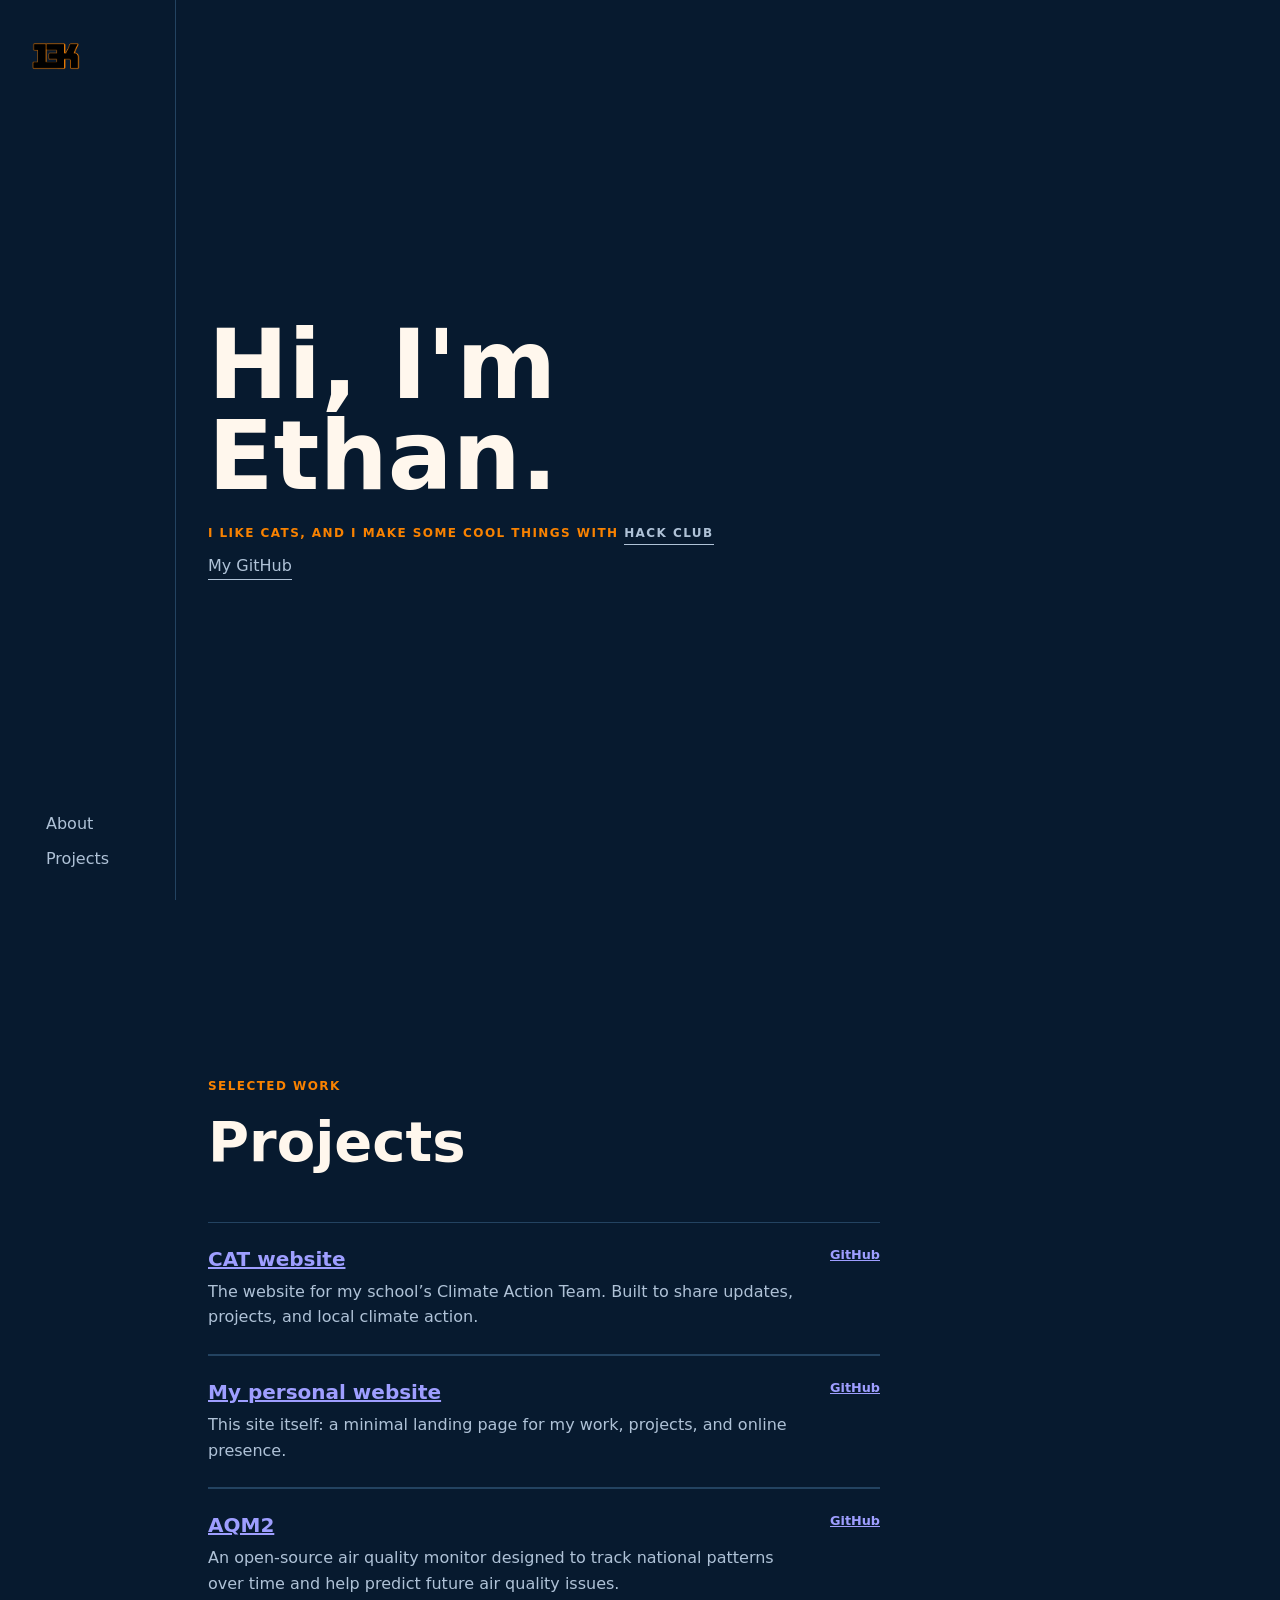
<file: index.html>
<!doctype html>
<html lang="en">
  <head>
    <meta charset="utf-8">
    <meta name="viewport" content="width=device-width, initial-scale=1">
    <meta name="description" content="Ethan K.'s personal website.">
    <title>HackerCat</title>
    <link rel="icon" href="ethanlogo.png" type="image/png">
    <link rel="stylesheet" href="styles.css">
  </head>
  <body>
    <aside class="sidebar" aria-label="Main navigation">
      <a class="logo" href="#about" aria-label="Ethan K. home">
        <img class="logo-mark" src="ethanlogo.png" alt="Ethan K. logo" />
      </a>
      <nav>
        <a href="#about">About</a>
        <a href="#projects">Projects</a>
      </nav>
    </aside>

    <main>
      <section id="about" class="section about" aria-labelledby="about-title">
        <h1 id="about-title">Hi, I'm Ethan.</h1>
        <p class="eyebrow">I like cats, and i make some cool things with <a class="text-link" href="https://hackclub.com">Hack CLub</a></p>
        <a class="text-link" href="https://github.com/EthanK511">My GitHub</a>
      </section>

      <section id="projects" class="section" aria-labelledby="projects-title">
        <p class="eyebrow">Selected work</p>
        <h2 id="projects-title">Projects</h2>

        <article class="project">
          <div>
            <h3><a href="https://cateam.me" target="_blank" rel="noreferrer">CAT website</a></h3>
            <p>The website for my school’s Climate Action Team. Built to share updates, projects, and local climate action.</p>
          </div>
          <span class="project-status"><a href="https://github.com/EthanK511/cat-website" target="_blank" rel="noreferrer">GitHub</a></span>
        </article>

        <article class="project">
          <div>
            <h3><a href="https://e3nk.dev" target="_blank" rel="noreferrer">My personal website</a></h3>
            <p>This site itself: a minimal landing page for my work, projects, and online presence.</p>
          </div>
          <span class="project-status"><a href="https://github.com/EthanK511/EthanK511.github.io" target="_blank" rel="noreferrer">GitHub</a></span>
        </article>

        <article class="project">
          <div>
            <h3><a href="https://co2-cloud.web.app/" target="_blank" rel="noreferrer">AQM2</a></h3>
            <p>An open-source air quality monitor designed to track national patterns over time and help predict future air quality issues.</p>
          </div>
          <span class="project-status"><a href="https://github.com/EthanK511/aqm2" target="_blank" rel="noreferrer">GitHub</a></span>
        </article>
      </section>
    </main>
  </body>
</html>
</file>
<file: styles.css>
:root {
  color-scheme: dark;
  font-family: system-ui, sans-serif;
  --background: #071a2f;
  --text: #fff7ed;
  --muted: #afc2d7;
  --line: #234361;
  --accent: #f98200;
}

* {
  box-sizing: border-box;
}

html {
  scroll-behavior: smooth;
}

body {
  margin: 0;
  min-height: 100vh;
  background: var(--background);
  color: var(--text);
}

.sidebar {
  position: fixed;
  inset: 0 auto 0 0;
  width: 11rem;
  padding: 2rem;
  display: flex;
  flex-direction: column;
  justify-content: space-between;
  border-right: 1px solid var(--line);
  background: var(--background);
}

.logo {
  display: inline-flex;
  align-items: center;
  justify-content: center;
  width: 3rem;
  height: 3rem;
  text-decoration: none;
}

.logo-mark {
  display: block;
  width: 100%;
  height: 100%;
  object-fit: contain;
}

nav {
  display: grid;
  gap: 1rem;
}

nav a,
.text-link {
  color: var(--muted);
  text-decoration: none;
}

nav a {
  border-left: 2px solid transparent;
  padding-left: 0.75rem;
}

nav a:hover,
nav a:focus-visible,
.text-link:hover,
.text-link:focus-visible {
  color: var(--accent);
}

nav a:hover,
nav a:focus-visible {
  border-left-color: var(--accent);
}

main {
  width: min(48rem, calc(100% - 4rem));
  margin-left: 13rem;
}

.section {
  min-height: 100vh;
  padding: 8rem 0;
  display: flex;
  flex-direction: column;
  justify-content: center;
  scroll-margin-top: 2rem;
}

.about {
  animation: reveal 700ms ease-out both;
}

.eyebrow {
  margin: 0 0 1rem;
  color: var(--accent);
  font-size: 0.75rem;
  font-weight: 700;
  letter-spacing: 0.12em;
  text-transform: uppercase;
}

h1,
h2,
h3,
p {
  margin-top: 0;
}

h1 {
  max-width: 10ch;
  margin-bottom: 1.5rem;
  font-size: clamp(3rem, 9vw, 6rem);
  line-height: 0.95;
}

h2 {
  margin-bottom: 3rem;
  font-size: clamp(2rem, 5vw, 3.5rem);
}

.intro {
  max-width: 32rem;
  margin-bottom: 2rem;
  color: var(--muted);
  font-size: 1.25rem;
  line-height: 1.6;
}

.text-link {
  width: fit-content;
  border-bottom: 1px solid currentColor;
  padding-bottom: 0.25rem;
}

.text-link span {
  display: inline-block;
  margin-left: 0.35rem;
  transition: transform 180ms ease;
}

.text-link:hover span,
.text-link:focus-visible span {
  transform: translateX(0.25rem);
}

.project {
  max-width: 42rem;
  padding: 1.5rem 0;
  display: flex;
  justify-content: space-between;
  gap: 2rem;
  border-top: 1px solid var(--line);
  border-bottom: 1px solid var(--line);
}

.project h3 {
  margin-bottom: 0.5rem;
  font-size: 1.25rem;
}

.project p {
  margin-bottom: 0;
  color: var(--muted);
  line-height: 1.6;
}

.project-status {
  flex-shrink: 0;
  color: var(--accent);
  font-size: 0.8rem;
  font-weight: 700;
}

@keyframes reveal {
  from {
    opacity: 0;
    transform: translateY(1rem);
  }
  to {
    opacity: 1;
    transform: translateY(0);
  }
}

@media (prefers-reduced-motion: reduce) {
  html {
    scroll-behavior: auto;
  }

  .about {
    animation: none;
  }
}

@media (prefers-color-scheme: dark) {
  :root {
    --background: #04111f;
    --line: #1d3853;
    --accent: #f98200;
  }
}

@media (max-width: 600px) {
  .sidebar {
    position: sticky;
    inset: auto;
    z-index: 1;
    width: 100%;
    height: auto;
    padding: 1.25rem 1.5rem;
    flex-direction: row;
    align-items: center;
    border-right: 0;
    border-bottom: 1px solid var(--line);
  }

  nav {
    display: flex;
    gap: 1rem;
  }

  main {
    width: min(100% - 3rem, 48rem);
    margin-left: auto;
    margin-right: auto;
  }

  .section {
    min-height: auto;
    padding: 6rem 0;
  }

  .project {
    display: block;
  }

  .project-status {
    display: block;
    margin-top: 1rem;
  }
}
</file>
